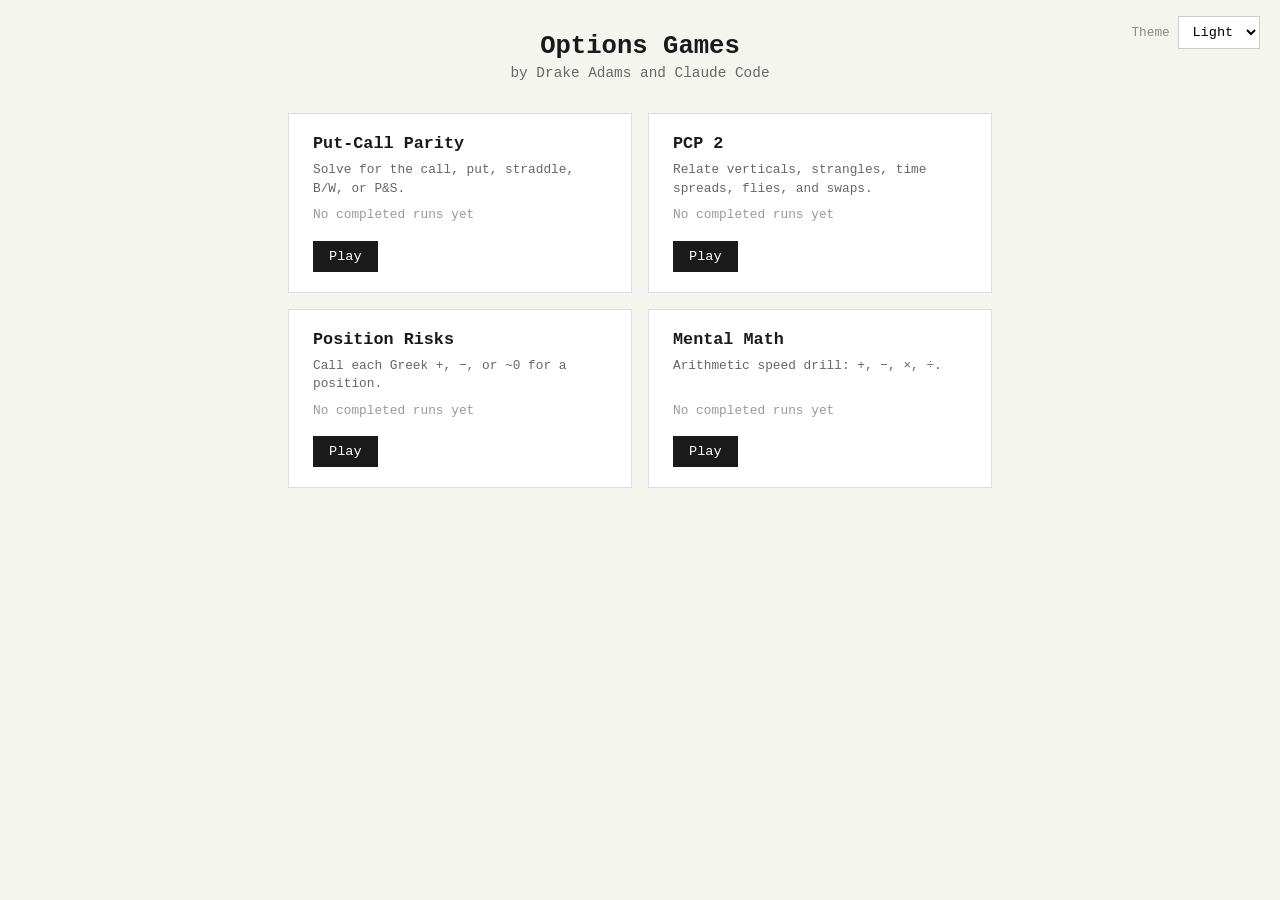
<file: index.html>
<!DOCTYPE html>
<html lang="en">
<head>
  <meta charset="UTF-8">
  <meta name="viewport" content="width=device-width, initial-scale=1.0">
  <title>Options Games</title>
  <link rel="stylesheet" href="style.css">
</head>
<body class="hub-page">
  <script src="theme.js"></script>
  <div class="hub-theme">
    <label for="theme-select">Theme</label>
    <select id="theme-select" class="duration-select">
      <option value="light">Light</option>
      <option value="dark">Dark</option>
    </select>
  </div>

  <header class="hub-header">
    <h1>Options Games</h1>
    <p class="subtitle">by Drake Adams and Claude Code</p>
  </header>

  <!-- data-game is the game's past-results id; data-labs lists its Lab ids,
       each optionally followed by ":" and a label shown beside its problem area. -->
  <main class="hub-grid">
    <section class="hub-card" data-game="parity" data-labs="parity">
      <h2>Put-Call Parity</h2>
      <p class="hub-desc">Solve for the call, put, straddle, B/W, or P&amp;S.</p>
      <p class="hub-stat" data-hub-best></p>
      <p class="hub-stat hub-weak hidden" data-hub-weak></p>
      <a href="games/parity.html" class="btn">Play</a>
    </section>

    <section class="hub-card" data-game="pcp-2" data-labs="pcp2-medium:Medium,pcp2-hard:Hard">
      <h2>PCP 2</h2>
      <p class="hub-desc">Relate verticals, strangles, time spreads, flies, and swaps.</p>
      <p class="hub-stat" data-hub-best></p>
      <p class="hub-stat hub-weak hidden" data-hub-weak></p>
      <a href="games/pcp2.html" class="btn">Play</a>
    </section>

    <section class="hub-card" data-game="position-risks" data-labs="greeks">
      <h2>Position Risks</h2>
      <p class="hub-desc">Call each Greek +, −, or ~0 for a position.</p>
      <p class="hub-stat" data-hub-best></p>
      <p class="hub-stat hub-weak hidden" data-hub-weak></p>
      <a href="games/greeks.html" class="btn">Play</a>
    </section>

    <section class="hub-card" data-game="arithmetic" data-labs="arithmetic">
      <h2>Mental Math</h2>
      <p class="hub-desc">Arithmetic speed drill: +, −, ×, ÷.</p>
      <p class="hub-stat" data-hub-best></p>
      <p class="hub-stat hub-weak hidden" data-hub-weak></p>
      <a href="games/arithmetic.html" class="btn">Play</a>
    </section>
  </main>

  <script src="hub.js"></script>
</body>
</html>
</file>
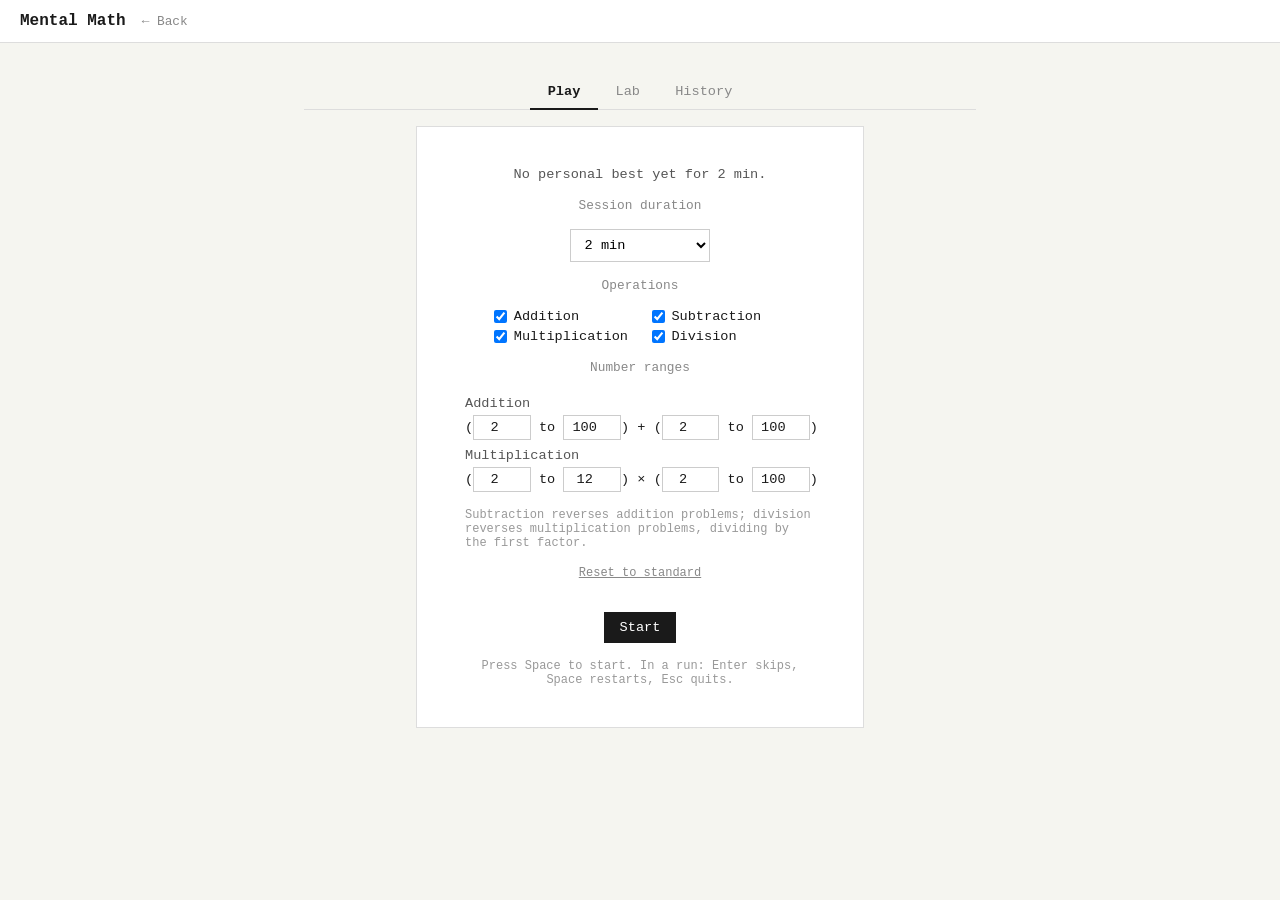
<file: games/arithmetic.html>
<!DOCTYPE html>
<html lang="en">
<head>
  <meta charset="UTF-8">
  <meta name="viewport" content="width=device-width, initial-scale=1.0">
  <title>Mental Math</title>
  <link rel="stylesheet" href="../style.css">
  <link rel="stylesheet" href="stats.css">
  <link rel="stylesheet" href="arithmetic.css">
</head>
<body class="game-page" data-stats-game="arithmetic">
  <script src="../theme.js"></script>

  <!-- Always-visible top bar -->
  <div class="top-bar">
    <div class="top-bar-left">
      <span class="top-bar-title">Mental Math</span>
      <a href="../index.html" class="back-link">← Back</a>
    </div>
    <div id="top-bar-right" class="top-bar-right hidden">
      <span class="score-display">Score: <span id="score-value">0</span></span>
    </div>
  </div>

  <!-- Timer bar (only visible during game) -->
  <div id="timer-wrap" class="timer-bar-wrap hidden">
    <div id="timer-bar" class="timer-bar" style="width:100%"></div>
  </div>
  <div id="timer-label" class="timer-label hidden"></div>

  <!-- Setup screen -->
  <div id="setup-screen" class="setup-overlay">
    <div class="setup-box arith-setup">
      <p id="best-note" class="best-note"></p>

      <label class="setup-label" for="duration-select">Session duration</label>
      <select id="duration-select" class="duration-select">
        <option value="60">1 min</option>
        <option value="120" selected>2 min</option>
        <option value="300">5 min</option>
        <option value="600">10 min</option>
        <option value="900">15 min</option>
        <option value="1800">30 min</option>
        <option value="3600">60 min</option>
      </select>

      <span class="setup-label">Operations</span>
      <div class="setup-checklist">
        <label><input type="checkbox" class="op-check" value="add" checked> Addition</label>
        <label><input type="checkbox" class="op-check" value="sub" checked> Subtraction</label>
        <label><input type="checkbox" class="op-check" value="mul" checked> Multiplication</label>
        <label><input type="checkbox" class="op-check" value="div" checked> Division</label>
      </div>

      <span class="setup-label">Number ranges</span>
      <div class="range-grid">
        <span class="range-name">Addition</span>
        <span class="range-inputs">
          (<input type="number" class="range-input" id="add-left-min" min="1" max="9999" aria-label="Addition first number minimum">
          to <input type="number" class="range-input" id="add-left-max" min="1" max="9999" aria-label="Addition first number maximum">)
          +
          (<input type="number" class="range-input" id="add-right-min" min="1" max="9999" aria-label="Addition second number minimum">
          to <input type="number" class="range-input" id="add-right-max" min="1" max="9999" aria-label="Addition second number maximum">)
        </span>
        <span class="range-name">Multiplication</span>
        <span class="range-inputs">
          (<input type="number" class="range-input" id="mul-left-min" min="1" max="9999" aria-label="Multiplication first factor minimum">
          to <input type="number" class="range-input" id="mul-left-max" min="1" max="9999" aria-label="Multiplication first factor maximum">)
          ×
          (<input type="number" class="range-input" id="mul-right-min" min="1" max="9999" aria-label="Multiplication second factor minimum">
          to <input type="number" class="range-input" id="mul-right-max" min="1" max="9999" aria-label="Multiplication second factor maximum">)
        </span>
      </div>
      <p class="setup-note">Subtraction reverses addition problems; division reverses multiplication problems, dividing by the first factor.</p>

      <div class="setup-row">
        <button type="button" id="reset-btn" class="select-all-btn">Reset to standard</button>
      </div>

      <p id="setup-error" class="setup-error" role="alert"></p>
      <button id="start-btn" class="btn">Start</button>
      <p class="setup-note setup-hint">Press Space to start. In a run: Enter skips, Space restarts, Esc quits.</p>
    </div>

    <section class="lab-panel" aria-labelledby="lab-title">
      <div class="stats-heading-row">
        <div>
          <h2 id="lab-title" class="stats-title">Lab</h2>
          <p class="stats-subtitle">Last 200 questions per operation · problem area = most time per correct answer</p>
        </div>
        <button type="button" id="lab-clear-btn" class="stats-delete-all">Clear Lab</button>
      </div>
      <table class="lab-table">
        <thead>
          <tr><th scope="col">Operation</th><th scope="col">Questions</th><th scope="col">Accuracy</th><th scope="col">Avg time</th><th scope="col"><span class="visually-hidden">Practice</span></th></tr>
        </thead>
        <tbody id="lab-body"></tbody>
      </table>
      <p class="stats-subtitle">Target practice drills one operation at its configured range and isn't saved to past results.</p>
    </section>
  </div>

  <!-- Game screen -->
  <div id="game-screen" class="game-center hidden">
    <div class="arith-card">
      <p id="practice-tag" class="practice-tag hidden"></p>
      <div id="problem" class="arith-problem" aria-live="polite"></div>
      <input
        id="answer-input"
        class="arith-input"
        type="text"
        inputmode="numeric"
        autocomplete="off"
        spellcheck="false"
        aria-label="Answer"
      >
      <div id="numpad" class="numpad hidden" aria-label="Number pad">
        <button type="button" class="numpad-key" data-key="1">1</button>
        <button type="button" class="numpad-key" data-key="2">2</button>
        <button type="button" class="numpad-key" data-key="3">3</button>
        <button type="button" class="numpad-key" data-key="4">4</button>
        <button type="button" class="numpad-key" data-key="5">5</button>
        <button type="button" class="numpad-key" data-key="6">6</button>
        <button type="button" class="numpad-key" data-key="7">7</button>
        <button type="button" class="numpad-key" data-key="8">8</button>
        <button type="button" class="numpad-key" data-key="9">9</button>
        <button type="button" class="numpad-key" data-key="back" aria-label="Delete">⌫</button>
        <button type="button" class="numpad-key" data-key="0">0</button>
        <button type="button" class="numpad-key" data-key="skip">Skip</button>
      </div>
      <p class="arith-hint">Enter skips · Space restarts · Esc quits</p>
    </div>
  </div>

  <!-- End screen -->
  <div id="end-screen" class="game-center hidden">
    <div class="end-box arith-end">
      <h2 id="end-title">Time's up</h2>
      <div class="final-score">
        <span id="final-score">0</span>
        <span class="label">correct answers</span>
      </div>
      <p id="best-message" class="best-message"></p>
      <div class="end-stats">
        <div class="end-stat"><span class="end-stat-label">Accuracy</span><span id="end-accuracy" class="end-stat-value">—</span></div>
        <div class="end-stat"><span class="end-stat-label">Speed</span><span id="end-qpm" class="end-stat-value">0</span></div>
        <div class="end-stat"><span class="end-stat-label">Skips</span><span id="end-skips" class="end-stat-value">0</span></div>
      </div>
      <figure class="run-chart-figure">
        <figcaption class="run-chart-caption">Seconds per question · select a point for details</figcaption>
        <svg id="run-chart" class="run-chart" viewBox="0 0 520 200" role="img" aria-label="Seconds spent on each question"></svg>
        <div class="run-legend">
          <span><i class="legend-dot dot-correct"></i>Correct</span>
          <span><i class="legend-dot dot-retry"></i>Correct after a wrong entry</span>
          <span><i class="legend-dot dot-skip"></i>Skipped</span>
        </div>
      </figure>
      <p id="run-detail" class="run-detail" aria-live="polite"></p>
      <div class="end-buttons">
        <button id="play-again-btn" class="btn">Play again</button>
        <button id="menu-btn" class="btn btn-secondary">Menu</button>
      </div>
    </div>
  </div>

  <script src="../js/arithmetic-core.js"></script>
  <script src="arithmetic.js"></script>
  <script src="stats.js"></script>
  <script src="tabs.js"></script>
</body>
</html>
</file>
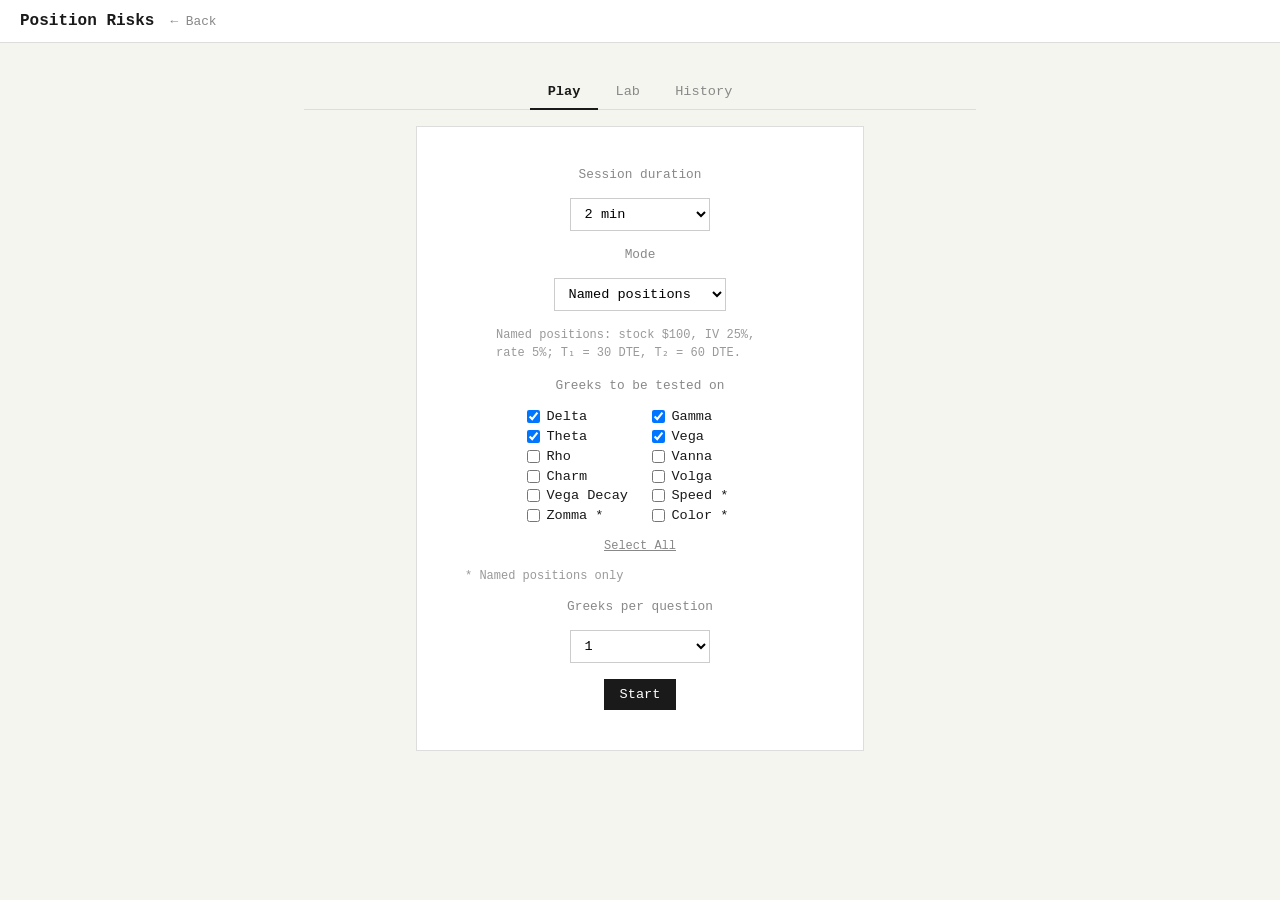
<file: games/greeks.html>
<!DOCTYPE html>
<html lang="en">
<head>
  <meta charset="UTF-8">
  <meta name="viewport" content="width=device-width, initial-scale=1.0">
  <title>Position Risks</title>
  <link rel="stylesheet" href="../style.css">
  <link rel="stylesheet" href="stats.css">
</head>
<body class="game-page" data-stats-game="position-risks">
  <script src="../theme.js"></script>

  <div class="top-bar">
    <div class="top-bar-left">
      <span class="top-bar-title">Position Risks</span>
      <a href="../index.html" class="back-link">← Back</a>
    </div>
    <div id="top-bar-right" class="top-bar-right hidden">
      <span class="score-display">Score: <span id="score-value">0</span></span>
    </div>
  </div>

  <div id="timer-wrap" class="timer-bar-wrap hidden">
    <div id="timer-bar" class="timer-bar" style="width:100%"></div>
  </div>
  <div id="timer-label" class="timer-label hidden"></div>

  <!-- Setup screen -->
  <div id="setup-screen" class="setup-overlay">
    <div class="setup-box">

      <label class="setup-label">Session duration</label>
      <select id="duration-select" class="duration-select">
        <option value="60">1 min</option>
        <option value="120" selected>2 min</option>
        <option value="300">5 min</option>
        <option value="600">10 min</option>
        <option value="900">15 min</option>
        <option value="1800">30 min</option>
        <option value="3600">60 min</option>
      </select>

      <label class="setup-label">Mode</label>
      <select id="mode-select" class="duration-select mode-select">
        <option value="named" selected>Named positions</option>
        <option value="custom">Random positions</option>
        <option value="both">Both</option>
      </select>

      <div id="random-position-settings" class="random-position-settings hidden">
        <label class="setup-label" for="max-options-select">Maximum options</label>
        <select id="max-options-select" class="duration-select" aria-describedby="max-options-note">
          <option value="1">1</option>
          <option value="2">2</option>
          <option value="3">3</option>
          <option value="4" selected>4</option>
          <option value="5">5</option>
          <option value="6">6</option>
          <option value="7">7</option>
          <option value="8">8</option>
          <option value="9">9</option>
          <option value="10">10</option>
        </select>
        <p id="max-options-note" class="setup-note">Equal chance of 1 through the maximum. Stock doesn't count toward this limit.</p>
      </div>

      <p id="named-position-note" class="setup-note">Named positions: stock $100, IV 25%, rate 5%; T₁ = 30 DTE, T₂ = 60 DTE.</p>

      <label class="setup-label">Greeks to be tested on</label>
      <div class="setup-checklist">
        <label><input type="checkbox" class="greek-check" value="delta"     checked> Delta</label>
        <label><input type="checkbox" class="greek-check" value="gamma"     checked> Gamma</label>
        <label><input type="checkbox" class="greek-check" value="theta"     checked> Theta</label>
        <label><input type="checkbox" class="greek-check" value="vega"      checked> Vega</label>
        <label><input type="checkbox" class="greek-check" value="rho"            > Rho</label>
        <label><input type="checkbox" class="greek-check" value="vanna"          > Vanna</label>
        <label><input type="checkbox" class="greek-check" value="charm"          > Charm</label>
        <label><input type="checkbox" class="greek-check" value="volga"          > Volga</label>
        <label><input type="checkbox" class="greek-check" value="vegaDecay"      > Vega Decay</label>
        <label><input type="checkbox" class="greek-check" value="speed" data-named-only> Speed *</label>
        <label><input type="checkbox" class="greek-check" value="zomma" data-named-only> Zomma *</label>
        <label><input type="checkbox" class="greek-check" value="color" data-named-only> Color *</label>
      </div>
      <button id="select-all-btn" class="select-all-btn">Select All</button>
      <p class="setup-note">* Named positions only</p>

      <label class="setup-label">Greeks per question</label>
      <select id="batch-select" class="duration-select"></select>

      <button id="start-btn" class="btn">Start</button>
    </div>
  </div>

  <!-- Game screen -->
  <div id="game-screen" class="game-center hidden">
    <div class="round-card">
      <p id="practice-tag" class="practice-tag hidden"></p>
      <div id="position-display"></div>

      <div class="greek-question-header">What is the sign of...?</div>
      <div id="greek-items-area"></div>

      <button id="submit-btn" class="btn" disabled>Submit</button>
      <div id="feedback" class="feedback"></div>
    </div>
  </div>

  <!-- End screen -->
  <div id="end-screen" class="game-center hidden">
    <div class="end-box">
      <h2 id="end-title">Time's up</h2>
      <div class="final-score">
        <span id="final-score">0</span>
        <span class="label">correct answers</span>
      </div>
      <p id="last-answer" class="missed-answer"></p>
      <button id="play-again-btn" class="btn">Play again</button>
    </div>
  </div>

  <script src="../js/position-structures.js"></script>
  <script src="../js/lab-core.js"></script>
  <script src="lab.js"></script>
  <script src="../js/greeks.js"></script>
  <script src="stats.js"></script>
  <script src="tabs.js"></script>
</body>
</html>
</file>
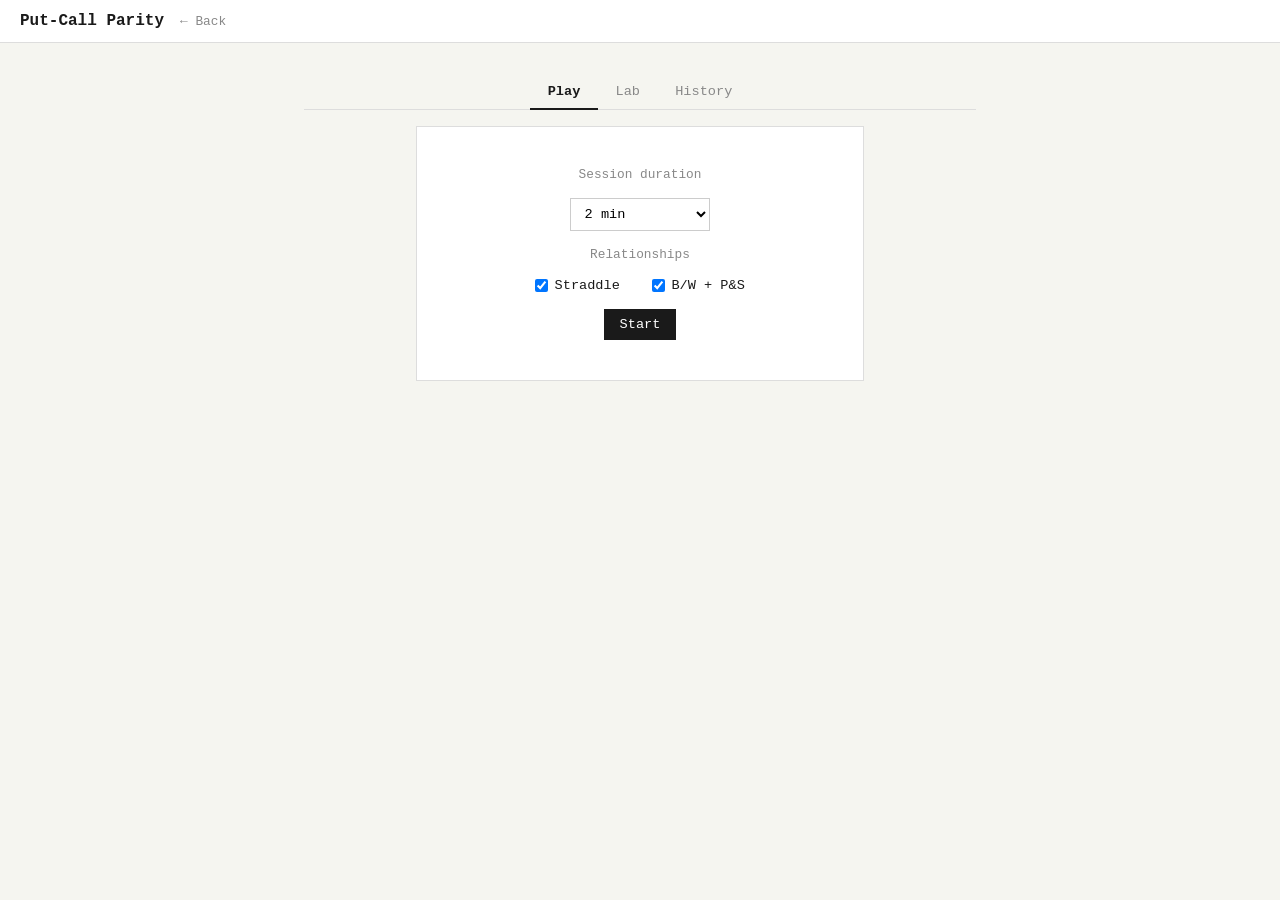
<file: games/parity.html>
<!DOCTYPE html>
<html lang="en">
<head>
  <meta charset="UTF-8">
  <meta name="viewport" content="width=device-width, initial-scale=1.0">
  <title>Put-Call Parity</title>
  <link rel="stylesheet" href="../style.css">
  <link rel="stylesheet" href="stats.css">
</head>
<body class="game-page" data-stats-game="parity">
  <script src="../theme.js"></script>

  <!-- Always-visible top bar -->
  <div class="top-bar">
    <div class="top-bar-left">
      <span class="top-bar-title">Put-Call Parity</span>
      <a href="../index.html" class="back-link">← Back</a>
    </div>
    <div id="top-bar-right" class="top-bar-right hidden">
      <span class="score-display">Score: <span id="score-value">0</span></span>
    </div>
  </div>

  <!-- Timer bar (only visible during game) -->
  <div id="timer-wrap" class="timer-bar-wrap hidden">
    <div id="timer-bar" class="timer-bar" style="width:100%"></div>
  </div>
  <div id="timer-label" class="timer-label hidden"></div>

  <!-- Setup screen -->
  <div id="setup-screen" class="setup-overlay">
    <div class="setup-box">
      <label class="setup-label">Session duration</label>
      <select id="duration-select" class="duration-select">
        <option value="60">1 min</option>
        <option value="120" selected>2 min</option>
        <option value="300">5 min</option>
        <option value="600">10 min</option>
        <option value="900">15 min</option>
        <option value="1800">30 min</option>
        <option value="3600">60 min</option>
      </select>

      <label class="setup-label">Relationships</label>
      <div class="setup-checklist">
        <label>
          <input id="straddle-check" type="checkbox" checked>
          Straddle
        </label>
        <label>
          <input id="covered-check" type="checkbox" checked>
          B/W + P&amp;S
        </label>
      </div>

      <button id="start-btn" class="btn">Start</button>
    </div>
  </div>

  <!-- Game screen -->
  <div id="game-screen" class="game-center hidden">
    <div class="round-card">
      <p id="practice-tag" class="practice-tag hidden"></p>
      <table class="price-table">
        <tbody id="price-table-body"></tbody>
      </table>

      <div class="answer-row">
        <input
          id="answer-input"
          class="answer-input"
          type="number"
          step="0.01"
          placeholder="$0.00"
          autocomplete="off"
        >
        <button id="submit-btn" class="btn">Submit</button>
      </div>

      <div id="feedback" class="feedback"></div>
    </div>
  </div>

  <!-- End screen -->
  <div id="end-screen" class="game-center hidden">
    <div class="end-box">
      <h2 id="end-title">Time's up</h2>
      <div class="final-score">
        <span id="final-score">0</span>
        <span class="label">correct answers</span>
      </div>
      <p id="missed-answer" class="missed-answer"></p>
      <button id="play-again-btn" class="btn">Play again</button>
    </div>
  </div>

  <script src="../js/lab-core.js"></script>
  <script src="lab.js"></script>
  <script src="parity.js"></script>
  <script src="stats.js"></script>
  <script src="tabs.js"></script>
</body>
</html>
</file>
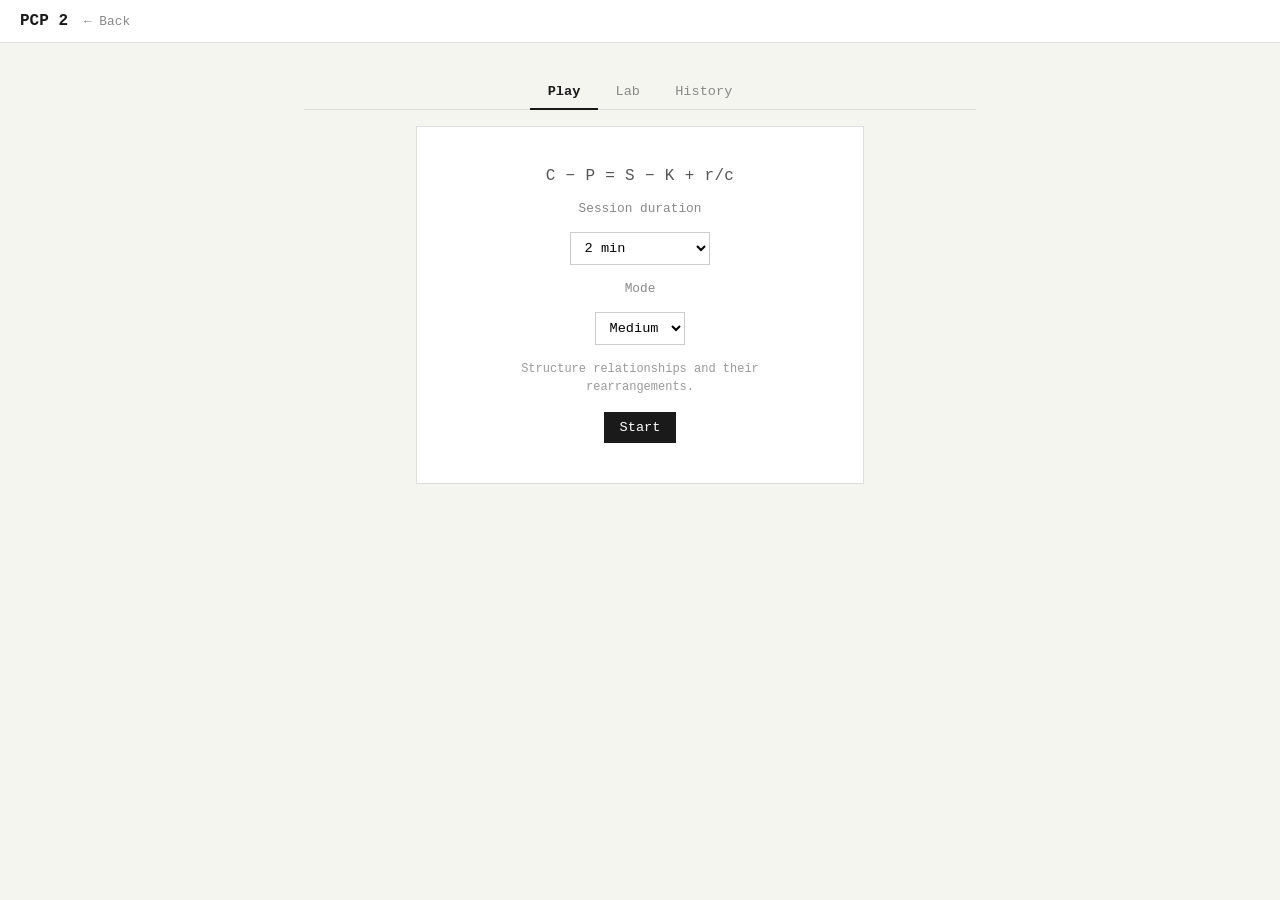
<file: games/pcp2.html>
<!DOCTYPE html>
<html lang="en">
<head>
  <meta charset="UTF-8">
  <meta name="viewport" content="width=device-width, initial-scale=1.0">
  <title>PCP 2</title>
  <link rel="stylesheet" href="../style.css">
  <link rel="stylesheet" href="stats.css">
  <link rel="stylesheet" href="pcp2.css">
</head>
<body class="game-page" data-stats-game="pcp-2">
  <script src="../theme.js"></script>

  <div class="top-bar">
    <div class="top-bar-left">
      <span class="top-bar-title">PCP 2</span>
      <a href="../index.html" class="back-link">← Back</a>
    </div>
    <div id="top-bar-right" class="top-bar-right hidden">
      <span id="mode-display" class="mode-display">Medium</span>
      <span aria-hidden="true">·</span>
      <span class="score-display">Score: <span id="score-value">0</span></span>
    </div>
  </div>

  <div id="timer-wrap" class="timer-bar-wrap hidden">
    <div id="timer-bar" class="timer-bar" style="width:100%"></div>
  </div>
  <div id="timer-label" class="timer-label hidden"></div>

  <div id="setup-screen" class="setup-overlay">
    <div class="setup-box pcp2-setup-box">
      <p class="setup-identity">C − P = S − K + r/c</p>

      <label class="setup-label" for="duration-select">Session duration</label>
      <select id="duration-select" class="duration-select">
        <option value="60">1 min</option>
        <option value="120" selected>2 min</option>
        <option value="300">5 min</option>
        <option value="600">10 min</option>
        <option value="900">15 min</option>
        <option value="1800">30 min</option>
        <option value="3600">60 min</option>
      </select>

      <label class="setup-label" for="mode-select">Mode</label>
      <select id="mode-select" class="duration-select mode-select">
        <option value="medium" selected>Medium</option>
        <option value="hard">Hard</option>
      </select>

      <p id="mode-note" class="setup-note pcp2-mode-note">
        Structure relationships and their rearrangements.
      </p>

      <button id="start-btn" class="btn">Start</button>
    </div>
  </div>

  <div id="game-screen" class="game-center hidden">
    <div class="round-card pcp2-card">
      <p id="practice-tag" class="practice-tag hidden"></p>
      <div id="contract-info" class="pcp2-contracts"></div>

      <table class="price-table pcp2-price-table">
        <tbody id="price-table-body"></tbody>
      </table>

      <div class="answer-row">
        <input
          id="answer-input"
          class="answer-input"
          type="number"
          step="0.01"
          placeholder="$0.00"
          autocomplete="off"
          inputmode="decimal"
          aria-label="Answer"
          aria-describedby="feedback"
        >
        <button id="submit-btn" class="btn">Submit</button>
      </div>

      <div id="feedback" class="feedback" aria-live="polite"></div>

    </div>
  </div>

  <div id="end-screen" class="game-center hidden">
    <div class="end-box">
      <h2 id="end-title">Time's up</h2>
      <div class="final-score">
        <span id="final-score">0</span>
        <span class="label">correct answers</span>
      </div>
      <p id="missed-answer" class="missed-answer"></p>
      <button id="play-again-btn" class="btn">Play again</button>
    </div>
  </div>

  <script src="pcp2-medium.js"></script>
  <script src="pcp2-hard.js"></script>
  <script src="pcp2-bank.js"></script>
  <script src="../js/lab-core.js"></script>
  <script src="lab.js"></script>
  <script src="pcp2.js"></script>
  <script src="stats.js"></script>
  <script src="tabs.js"></script>
</body>
</html>
</file>
<file: style.css>
*, *::before, *::after {
  box-sizing: border-box;
  margin: 0;
  padding: 0;
}

body {
  font-family: 'Courier New', Courier, monospace;
  background: #f5f5f0;
  color: #1a1a1a;
  min-height: 100vh;
  padding: 2rem;
}

h1 {
  font-size: 1.6rem;
  font-weight: bold;
  margin-bottom: 0.25rem;
}

.subtitle {
  color: #666;
  font-size: 0.9rem;
  margin-bottom: 2rem;
}

.btn {
  display: inline-block;
  padding: 0.5rem 1rem;
  background: #1a1a1a;
  color: #fff;
  text-decoration: none;
  font-family: inherit;
  font-size: 0.85rem;
  cursor: pointer;
  border: none;
  width: fit-content;
}

.btn:hover { background: #333; }

/* ── Hub page ───────────────────────────────────────────── */

body.hub-page {
  display: flex;
  flex-direction: column;
  align-items: center;
}

.hub-header { text-align: center; }

.hub-grid {
  display: grid;
  grid-template-columns: repeat(2, minmax(0, 1fr));
  gap: 1rem;
  width: min(100%, 44rem);
}

.hub-card {
  background: #fff;
  border: 1px solid #ddd;
  padding: 1.25rem 1.5rem;
  display: flex;
  flex-direction: column;
  gap: 0.5rem;
}

.hub-card h2 {
  font-size: 1.05rem;
  font-weight: bold;
}

.hub-desc {
  font-size: 0.8rem;
  color: #666;
  line-height: 1.45;
  flex: 1;
}

.hub-stat {
  font-size: 0.8rem;
  line-height: 1.45;
}

.hub-stat.hub-empty { color: #999; }
.hub-weak { color: #8a5a00; }
.hub-card .btn { margin-top: 0.5rem; }

.hub-theme {
  position: absolute;
  top: 1rem;
  right: 1.25rem;
  display: flex;
  align-items: center;
  gap: 0.5rem;
  font-size: 0.8rem;
  color: #888;
}

.hub-theme .duration-select { width: auto; }

@media (max-width: 560px) {
  body.hub-page { padding: 1.25rem 1rem; }
  .hub-grid { grid-template-columns: minmax(0, 1fr); }
}

/* ── Game page shell ────────────────────────────────────── */

body.game-page {
  padding: 0;
  display: flex;
  flex-direction: column;
  height: 100vh;
  overflow: hidden;
}

/* Top bar */
.top-bar {
  display: flex;
  align-items: center;
  justify-content: space-between;
  padding: 0.75rem 1.25rem;
  border-bottom: 1px solid #ddd;
  background: #fff;
  flex-shrink: 0;
}

.top-bar-left {
  display: flex;
  align-items: baseline;
  gap: 1rem;
}

.top-bar-title {
  font-size: 1rem;
  font-weight: bold;
}

.back-link {
  font-size: 0.8rem;
  color: #888;
  text-decoration: none;
}

.back-link:hover { color: #333; }

.top-bar-right {
  font-size: 1.05rem;
}

.score-display span {
  font-weight: bold;
}

/* Timer */
.timer-bar-wrap {
  background: #e0e0e0;
  height: 5px;
  width: 100%;
  flex-shrink: 0;
}

.timer-bar {
  height: 100%;
  background: #1a1a1a;
  transition: width 1s linear;
}

.timer-bar.warning { background: #c0392b; }

.timer-label {
  font-size: 1rem;
  color: #1a1a1a;
  padding: 0.25rem 1.25rem;
  flex-shrink: 0;
}

/* ── Setup overlay (distinct from game) ─────────────────── */

.setup-overlay {
  flex: 1;
  display: flex;
  align-items: flex-start;
  justify-content: center;
  overflow-y: auto;
  padding: 1.5rem 1rem;
}

.setup-box {
  background: #fff;
  border: 1px solid #ddd;
  padding: 2rem 2.5rem;
  display: flex;
  flex-direction: column;
  align-items: center;
  gap: 1rem;
  min-width: 240px;
  text-align: center;
}

.setup-box h2 {
  font-size: 1.1rem;
  font-weight: bold;
}

.setup-identity {
  font-size: 1rem;
  color: #555;
  letter-spacing: 0.02em;
}

.setup-label {
  font-size: 0.8rem;
  color: #888;
}

.duration-select {
  font-family: inherit;
  font-size: 0.85rem;
  padding: 0.45rem 0.6rem;
  border: 1px solid #ccc;
  background: #fff;
  cursor: pointer;
  width: 140px;
}

.duration-select:focus {
  outline: none;
  border-color: #1a1a1a;
}

.mode-select {
  width: auto;
}

.random-position-settings {
  display: flex;
  flex-direction: column;
  align-items: center;
  gap: 1rem;
  max-width: 18rem;
}

#named-position-note {
  max-width: 18rem;
  line-height: 1.45;
}

/* ── Game center (round card & end screen) ──────────────── */

.game-center {
  flex: 1;
  display: flex;
  align-items: flex-start;
  justify-content: center;
  overflow-y: auto;
  padding: 1.5rem 1rem;
}

.round-card {
  background: #fff;
  border: 1px solid #ddd;
  padding: 1.5rem;
  width: 340px;
}

.price-table {
  width: 100%;
  border-collapse: collapse;
  margin-bottom: 1.25rem;
}

.price-table tr {
  border-bottom: 1px solid #eee;
}

.price-table tr:last-child {
  border-bottom: none;
}

.price-table td {
  padding: 0.4rem 0;
  font-size: 0.9rem;
}

.price-table td:first-child {
  color: #555;
  width: 55%;
}

.price-table td.unknown {
  font-weight: bold;
  color: #1a1a1a;
}

.price-table td.unknown-label {
  font-weight: bold;
}

/* Answer row */
.answer-row {
  display: flex;
  gap: 0.5rem;
  align-items: center;
}

.answer-input {
  font-family: inherit;
  font-size: 0.95rem;
  padding: 0.45rem 0.6rem;
  border: 1px solid #ccc;
  width: 120px;
}

.answer-input:focus {
  outline: none;
  border-color: #1a1a1a;
}

/* Feedback */
.feedback {
  font-size: 0.85rem;
  margin-top: 0.75rem;
  min-height: 1.2em;
}

.feedback.correct { color: #27ae60; }
.feedback.wrong { color: #c0392b; }

/* End box */
.end-box {
  display: flex;
  flex-direction: column;
  align-items: center;
  gap: 0.5rem;
  text-align: center;
}

.end-box h2 {
  font-size: 1.1rem;
}

.final-score {
  font-size: 3rem;
  font-weight: bold;
  margin: 0.5rem 0;
}

.final-score .label {
  font-size: 0.85rem;
  font-weight: normal;
  color: #666;
  display: block;
}

.missed-answer {
  font-size: 0.8rem;
  color: #555;
  margin-bottom: 1rem;
  max-width: 300px;
}

/* ── Greeks game ────────────────────────────────────────── */

.select-all-btn {
  font-family: inherit;
  font-size: 0.75rem;
  color: #888;
  background: none;
  border: none;
  cursor: pointer;
  padding: 0;
  text-decoration: underline;
}

.select-all-btn:hover { color: #1a1a1a; }

.setup-checklist {
  display: grid;
  grid-template-columns: 1fr 1fr;
  gap: 0.3rem 1.5rem;
  font-size: 0.85rem;
  text-align: left;
}

.setup-checklist label {
  display: flex;
  align-items: center;
  gap: 0.4rem;
  cursor: pointer;
}

.setup-checklist label.disabled-label {
  opacity: 0.35;
  cursor: not-allowed;
}

.setup-note {
  font-size: 0.75rem;
  color: #999;
  text-align: left;
  width: 100%;
}

.position-name {
  font-size: 1.1rem;
  font-weight: bold;
  margin-bottom: 0.3rem;
}

.position-moneyness {
  font-size: 0.8rem;
  color: #666;
  margin-bottom: 1.25rem;
}

.position-params {
  font-size: 0.85rem;
  color: #555;
  margin-bottom: 0.5rem;
}

.position-legs-list {
  list-style: none;
  font-size: 0.82rem;
  color: #444;
  margin-bottom: 1.25rem;
  line-height: 1.7;
}

.position-legs-list li::before {
  content: '• ';
}

.greek-question-header {
  font-size: 0.88rem;
  color: #555;
  margin-bottom: 0.6rem;
}

.greek-items-area {
  margin-bottom: 1.25rem;
}

.greek-item-row {
  display: flex;
  flex-direction: column;
  padding: 0.5rem 0;
  border-bottom: 1px solid #eee;
}

.greek-item-row:last-child { border-bottom: none; }

.greek-item-label {
  font-size: 0.88rem;
  color: #555;
  margin-bottom: 0.6rem;
}

.greek-item-row.item-correct .greek-item-label { color: #27ae60; }

.sign-btn-group {
  display: flex;
  gap: 0.4rem;
}

.sign-btn {
  width: 48px;
  padding: 0.4rem 0;
  background: #fff;
  border: 1px solid #ccc;
  font-family: inherit;
  font-size: 1rem;
  cursor: pointer;
  text-align: center;
}

.sign-btn:hover { border-color: #1a1a1a; }

.sign-btn.selected {
  background: #1a1a1a;
  color: #fff;
  border-color: #1a1a1a;
}

.hidden { display: none !important; }

/* ── Dark theme (body.theme-dark, set by theme.js) ─────── */

body.theme-dark {
  background: #1e1f22;
  color: #e6e6e3;
}

body.theme-dark .top-bar,
body.theme-dark .setup-box,
body.theme-dark .round-card,
body.theme-dark .hub-card,
body.theme-dark .duration-select,
body.theme-dark .answer-input,
body.theme-dark .sign-btn {
  background: #2a2b2f;
  border-color: #3d3e43;
  color: #e6e6e3;
}

body.theme-dark .btn { background: #e6e6e3; color: #1a1a1a; }
body.theme-dark .btn:hover { background: #fff; }
body.theme-dark .duration-select:focus,
body.theme-dark .answer-input:focus,
body.theme-dark .sign-btn:hover { border-color: #e6e6e3; }
body.theme-dark .sign-btn.selected { background: #e6e6e3; color: #1a1a1a; border-color: #e6e6e3; }

body.theme-dark .timer-bar-wrap { background: #3a3b40; }
body.theme-dark .timer-bar { background: #e6e6e3; }
body.theme-dark .timer-bar.warning { background: #e06c5b; }
body.theme-dark .timer-label { color: #e6e6e3; }

body.theme-dark .subtitle,
body.theme-dark .hub-desc,
body.theme-dark .setup-identity,
body.theme-dark .final-score .label,
body.theme-dark .missed-answer,
body.theme-dark .price-table td:first-child,
body.theme-dark .position-moneyness,
body.theme-dark .position-params,
body.theme-dark .position-legs-list,
body.theme-dark .greek-question-header,
body.theme-dark .greek-item-label { color: #c9c9c5; }

body.theme-dark .hub-theme,
body.theme-dark .setup-label,
body.theme-dark .setup-note,
body.theme-dark .back-link,
body.theme-dark .select-all-btn,
body.theme-dark .hub-stat.hub-empty { color: #8f8f8b; }

body.theme-dark .back-link:hover,
body.theme-dark .select-all-btn:hover { color: #fff; }
body.theme-dark .price-table td.unknown { color: #e6e6e3; }
body.theme-dark .price-table tr,
body.theme-dark .greek-item-row { border-bottom-color: #3d3e43; }
body.theme-dark .hub-weak { color: #f0b85a; }
body.theme-dark .feedback.correct,
body.theme-dark .greek-item-row.item-correct .greek-item-label { color: #5cc98a; }
body.theme-dark .feedback.wrong { color: #e06c5b; }
</file>
<file: games/stats.css>
.setup-overlay.setup-with-stats {
  align-content: flex-start;
  align-items: center;
  flex-direction: column;
  gap: 1rem;
  flex-wrap: nowrap;
  justify-content: flex-start;
  min-height: 0;
  overflow-y: auto;
  padding: 2rem;
}

.setup-overlay.setup-with-stats > .setup-box {
  flex: 0 0 auto;
  width: min(100%, 28rem);
  min-width: 22rem;
  padding: 2.5rem 3rem;
}

.stats-panel {
  box-sizing: border-box;
  flex: 0 0 auto;
  width: min(100%, 42rem);
  margin: 0;
  padding: 2rem 2.5rem;
  background: #fff;
  border: 1px solid #ddd;
  text-align: left;
}

.stats-heading-row {
  display: flex;
  align-items: center;
  justify-content: space-between;
  gap: 1rem;
}

.stats-title {
  margin: 0;
  font-size: 1rem;
}

.stats-subtitle,
.stats-empty {
  margin: 0.25rem 0 0;
  color: #777;
  font-size: 0.8rem;
}

.stats-list {
  display: grid;
  gap: 0.5rem;
  margin-top: 0.75rem;
}

.stats-chart-figure {
  margin: 0.8rem 0 0;
}

.stats-chart {
  display: block;
  width: 100%;
  height: auto;
  color: #4263eb;
  overflow: visible;
}

.stats-chart-frame {
  fill: transparent;
  stroke: rgba(127, 127, 127, 0.35);
}

.stats-chart-gridline {
  stroke: rgba(127, 127, 127, 0.2);
  stroke-width: 1;
}

.stats-chart-line {
  fill: none;
  stroke: currentColor;
  stroke-linecap: round;
  stroke-linejoin: round;
  stroke-width: 2.5;
}

.stats-chart-point {
  fill: currentColor;
  stroke: white;
  stroke-width: 1.5;
}

.stats-chart-label,
.stats-chart-axis-title,
.stats-chart-empty {
  fill: #777;
  font-family: inherit;
  font-size: 12px;
}

.stats-chart-axis-title {
  font-size: 11px;
}

.stats-chart-caption {
  margin-top: 0.15rem;
  color: #777;
  font-size: 0.72rem;
  text-align: center;
}

.stats-entry {
  padding: 0.7rem 0.8rem;
  border: 1px solid rgba(127, 127, 127, 0.3);
  border-radius: 0.5rem;
}

.stats-entry-details {
  display: grid;
  min-width: 0;
}

.stats-rate {
  font-size: 0.95rem;
}

.stats-summary,
.stats-date {
  color: #777;
  font-size: 0.76rem;
}

.stats-delete-all {
  border: 0;
  background: transparent;
  color: #b54141;
  cursor: pointer;
  font: inherit;
  font-size: 0.78rem;
  text-decoration: underline;
  text-underline-offset: 0.15rem;
}

.stats-delete-all:disabled {
  cursor: default;
  opacity: 0.45;
  text-decoration: none;
}

/* Active-game sizing: larger than the setup UI, without taking over the page. */
#game-screen .round-card {
  width: min(92vw, 42rem);
  margin: auto;
  padding: clamp(2rem, 3vw, 3rem);
}

#game-screen .price-table td {
  padding: 0.7rem 0;
  font-size: clamp(1.1rem, 0.8vw + 0.6rem, 1.35rem);
}

#game-screen .price-table .question-row td {
  font-size: clamp(1.25rem, 0.9vw + 0.65rem, 1.5rem);
  font-weight: bold;
}

#game-screen .answer-input {
  width: 180px;
  padding: 0.7rem 0.85rem;
  font-size: 1.25rem;
}

#game-screen .answer-row .btn,
#game-screen > .round-card > .btn {
  padding: 0.75rem 1.35rem;
  font-size: 1.1rem;
}

#game-screen .feedback {
  font-size: 1.05rem;
}

#game-screen .position-name {
  font-size: 1.5rem;
}

#game-screen .position-legs,
#game-screen .position-legs-list {
  font-size: 1.05rem;
}

#game-screen .position-params,
#game-screen .greek-question-header,
#game-screen .greek-item-label {
  font-size: 1.1rem;
}

#game-screen .sign-btn {
  width: 68px;
  padding: 0.65rem 0;
  font-size: 1.25rem;
}

#end-screen .end-box {
  width: min(92vw, 42rem);
  margin: auto;
  padding: clamp(2.5rem, 4vw, 4rem);
  gap: 1rem;
  background: #fff;
  border: 1px solid #ddd;
}

#end-screen .end-box h2 {
  font-size: clamp(1.5rem, 1vw + 1rem, 2rem);
}

#end-screen .final-score {
  margin: 0.75rem 0;
  font-size: clamp(4rem, 5vw, 5.5rem);
}

#end-screen .final-score .label {
  margin-top: 0.35rem;
  font-size: 1.1rem;
}

#end-screen .missed-answer {
  max-width: 36rem;
  margin-bottom: 1rem;
  font-size: 1.05rem;
  line-height: 1.55;
}

#end-screen .btn {
  padding: 0.8rem 1.5rem;
  font-size: 1.1rem;
}

@media (max-width: 520px) {
  #game-screen .round-card {
    padding: 1.5rem;
  }

  #end-screen .end-box {
    padding: 2rem 1.5rem;
  }
}

@media (max-width: 420px) {
  .setup-overlay.setup-with-stats {
    padding: 1rem;
  }

  .setup-overlay.setup-with-stats > .setup-box,
  .stats-panel {
    width: 100%;
    min-width: 0;
    padding: 1.5rem;
  }

  .stats-entry {
    align-items: flex-start;
  }
}

/* ── Setup tabs: Play · Lab · History ───────────────────── */

.setup-tabs {
  display: flex;
  flex: 0 0 auto;
  justify-content: center;
  width: min(100%, 42rem);
  border-bottom: 1px solid #ddd;
}

.setup-tab {
  font-family: inherit;
  font-size: 0.85rem;
  padding: 0.55rem 1.1rem;
  margin-bottom: -1px;
  background: none;
  border: none;
  border-bottom: 2px solid transparent;
  color: #888;
  cursor: pointer;
}

.setup-tab:hover { color: #1a1a1a; }

.setup-tab[aria-selected="true"] {
  color: #1a1a1a;
  font-weight: bold;
  border-bottom-color: #1a1a1a;
}

.setup-tab:focus-visible {
  outline: 2px solid #4263eb;
  outline-offset: -2px;
}

/* ── Lab (shared by every game's setup screen) ──────────── */

.visually-hidden {
  position: absolute;
  width: 1px;
  height: 1px;
  overflow: hidden;
  clip: rect(0 0 0 0);
  white-space: nowrap;
}

.lab-panel {
  box-sizing: border-box;
  flex: 0 0 auto;
  width: min(100%, 42rem);
  padding: 2rem 2.5rem;
  background: #fff;
  border: 1px solid #ddd;
  text-align: left;
}

.lab-table {
  width: 100%;
  border-collapse: collapse;
  margin: 0.9rem 0 0.6rem;
  font-size: 0.85rem;
}

.lab-table th,
.lab-table td {
  padding: 0.45rem 0.4rem;
  border-bottom: 1px solid #eee;
  text-align: left;
  font-weight: normal;
}

.lab-table thead th {
  color: #888;
  font-size: 0.75rem;
}

.lab-table tbody th { font-weight: bold; }
.lab-table td:last-child { text-align: right; }

.lab-weak th,
.lab-weak td { background: #fff4e0; }

.lab-tag {
  display: inline-block;
  font-size: 0.68rem;
  font-weight: normal;
  color: #8a5a00;
  border: 1px solid #e0b25c;
  padding: 0 0.3rem;
  margin-left: 0.25rem;
  vertical-align: 1px;
}

.lab-practice-btn {
  font-family: inherit;
  font-size: 0.78rem;
  padding: 0.25rem 0.6rem;
  border: 1px solid #1a1a1a;
  background: transparent;
  color: inherit;
  cursor: pointer;
}

.lab-practice-btn:hover {
  background: #1a1a1a;
  color: #fff;
}

/* Options games; Mental Math styles its own tag. */
.round-card .practice-tag {
  font-size: 0.8rem;
  color: #8a5a00;
  margin: 0 0 0.75rem;
}

@media (max-width: 480px) {
  .lab-panel { padding: 1.25rem 1rem; }
  .lab-table { font-size: 0.8rem; }
  .lab-table th,
  .lab-table td { padding: 0.45rem 0.2rem; }
  .lab-table th:nth-child(2),
  .lab-table td:nth-child(2) { display: none; }
  .lab-tag { display: block; width: fit-content; margin: 0.2rem 0 0; }
}

/* ── Dark theme (body.theme-dark, set by theme.js) ─────── */

body.theme-dark .lab-panel,
body.theme-dark .stats-panel,
body.theme-dark #end-screen .end-box {
  background: #2a2b2f;
  border-color: #3d3e43;
  color: #e6e6e3;
}

body.theme-dark .stats-empty,
body.theme-dark .stats-chart-caption,
body.theme-dark .stats-date,
body.theme-dark .lab-table thead th { color: #8f8f8b; }
body.theme-dark .stats-chart-empty { fill: #8f8f8b; }
body.theme-dark .stats-chart { color: #8ea2ff; }
body.theme-dark .stats-chart-point { stroke: #2a2b2f; }
body.theme-dark .stats-delete-all { color: #e58a8a; }

body.theme-dark .lab-table th,
body.theme-dark .lab-table td { border-bottom-color: #3d3e43; }
body.theme-dark .lab-weak th,
body.theme-dark .lab-weak td { background: #3a3122; }
body.theme-dark .lab-tag,
body.theme-dark .practice-tag { color: #f0b85a; border-color: #8a6a2e; }
body.theme-dark .lab-practice-btn { border-color: #e6e6e3; }
body.theme-dark .lab-practice-btn:hover { background: #e6e6e3; color: #1a1a1a; }

body.theme-dark .setup-tabs { border-bottom-color: #3d3e43; }
body.theme-dark .setup-tab { color: #9a9a96; }
body.theme-dark .setup-tab:hover { color: #e6e6e3; }
body.theme-dark .setup-tab[aria-selected="true"] { color: #e6e6e3; border-bottom-color: #e6e6e3; }
</file>
<file: games/arithmetic.css>
/* ── Mental Math ────────────────────────────────────────── */

.btn:disabled {
  opacity: 0.4;
  cursor: not-allowed;
}

.btn-secondary {
  background: #fff;
  color: #1a1a1a;
  border: 1px solid #1a1a1a;
}

.btn-secondary:hover { background: #eee; }

.top-bar-right {
  display: flex;
  align-items: baseline;
  gap: 1rem;
}

.practice-tag {
  font-size: 0.8rem;
  color: #8a5a00;
  margin-bottom: -0.5rem;
}

/* Keyboard shortcuts don't apply when the on-screen pad is in use. */
.numpad:not(.hidden) + .arith-hint { display: none; }

/* Setup */
.best-note {
  font-size: 0.85rem;
  color: #555;
}

.range-grid {
  display: grid;
  grid-template-columns: 1fr;
  gap: 0.2rem;
  font-size: 0.85rem;
  text-align: left;
  width: 100%;
}

.range-name {
  color: #555;
  margin-top: 0.35rem;
}

.range-inputs {
  white-space: nowrap;
}

.range-input {
  font-family: inherit;
  font-size: 0.85rem;
  width: 3.6rem;
  padding: 0.25rem 0.3rem;
  border: 1px solid #ccc;
  background: #fff;
  color: inherit;
  text-align: center;
}

.range-input:focus {
  outline: none;
  border-color: #1a1a1a;
}

.setup-row {
  display: flex;
  align-items: center;
  gap: 0.75rem;
  flex-wrap: wrap;
  justify-content: center;
}

.setup-error {
  min-height: 1.1em;
  font-size: 0.8rem;
  color: #c0392b;
}

.setup-error:empty { min-height: 0; }

.setup-hint { text-align: center; }

/* Game */
.arith-card {
  display: flex;
  flex-direction: column;
  align-items: center;
  gap: 1.25rem;
  margin-top: 12vh;
  width: min(100%, 26rem);
}

.arith-problem {
  font-size: clamp(2.4rem, 9vw, 3.6rem);
  font-weight: bold;
  letter-spacing: 0.02em;
  white-space: nowrap;
}

.arith-input {
  font-family: inherit;
  font-size: 2rem;
  width: 12rem;
  padding: 0.2rem 0.4rem;
  text-align: center;
  border: none;
  border-bottom: 2px solid #1a1a1a;
  background: transparent;
  color: inherit;
}

.arith-input:focus { outline: none; }

.arith-hint {
  font-size: 0.75rem;
  color: #999;
}

.numpad {
  display: grid;
  grid-template-columns: repeat(3, 1fr);
  gap: 0.5rem;
  width: min(100%, 18rem);
}

.numpad-key {
  font-family: inherit;
  font-size: 1.3rem;
  padding: 0.75rem 0;
  border: 1px solid #ccc;
  background: #fff;
  color: inherit;
  touch-action: manipulation;
}

.numpad-key[data-key="skip"],
.numpad-key[data-key="back"] { font-size: 0.95rem; }

/* End screen */
.arith-end {
  width: min(100%, 36rem);
}

.best-message {
  min-height: 1.1em;
  font-size: 0.85rem;
  color: #27ae60;
}

.end-stats {
  display: grid;
  grid-template-columns: repeat(3, 1fr);
  gap: 0.6rem;
  width: 100%;
}

.end-stat {
  display: flex;
  flex-direction: column;
  gap: 0.2rem;
  padding: 0.6rem;
  background: #fff;
  border: 1px solid #ddd;
}

.end-stat-label {
  font-size: 0.7rem;
  color: #888;
  text-transform: uppercase;
  letter-spacing: 0.05em;
}

.end-stat-value {
  font-size: 1.15rem;
  font-weight: bold;
}

.run-chart-figure {
  width: 100%;
  margin-top: 0.75rem;
  padding: 0.75rem;
  background: #fff;
  border: 1px solid #ddd;
}

.run-chart-caption {
  font-size: 0.75rem;
  color: #777;
  text-align: left;
  margin-bottom: 0.4rem;
}

.run-chart {
  display: block;
  width: 100%;
  height: auto;
  overflow: visible;
}

.run-chart-frame {
  fill: transparent;
  stroke: rgba(127, 127, 127, 0.35);
}

.run-chart-gridline {
  stroke: rgba(127, 127, 127, 0.2);
  stroke-width: 1;
}

.run-chart-label {
  fill: #888;
  font-size: 11px;
  font-family: inherit;
}

.run-chart-line {
  fill: none;
  stroke: #4263eb;
  stroke-width: 1.5;
  opacity: 0.55;
}

.run-chart-point {
  cursor: pointer;
  stroke: #fff;
  stroke-width: 1;
}

.run-chart-point:focus { outline: none; }

.run-chart-point.selected,
.run-chart-point:focus-visible {
  stroke: #1a1a1a;
  stroke-width: 2.5;
}

.point-correct, .dot-correct { fill: #4263eb; background: #4263eb; }
.point-retry, .dot-retry { fill: #e08a00; background: #e08a00; }
.point-skip, .dot-skip { fill: #c0392b; background: #c0392b; }

.run-legend {
  display: flex;
  flex-wrap: wrap;
  gap: 0.4rem 1rem;
  justify-content: center;
  margin-top: 0.4rem;
  font-size: 0.72rem;
  color: #777;
}

.legend-dot {
  display: inline-block;
  width: 0.55rem;
  height: 0.55rem;
  border-radius: 50%;
  margin-right: 0.3rem;
}

.run-detail {
  min-height: 1.2em;
  font-size: 0.85rem;
  color: #333;
}

.end-buttons {
  display: flex;
  gap: 0.6rem;
  margin-top: 0.5rem;
}

@media (max-width: 480px) {
  .setup-overlay.setup-with-stats { padding: 1rem; }
  .setup-overlay.setup-with-stats > .setup-box { min-width: 0; padding: 1.5rem 1.25rem; }
  .arith-card { margin-top: 4vh; }
}

/* ── Dark theme ─────────────────────────────────────────── */
/* Shared dark styles live in style.css and stats.css; these are Mental Math's own. */

body.theme-dark .end-stat,
body.theme-dark .run-chart-figure,
body.theme-dark .numpad-key,
body.theme-dark .range-input {
  background: #2a2b2f;
  border-color: #3d3e43;
  color: #e6e6e3;
}

body.theme-dark .btn-secondary { background: transparent; color: #e6e6e3; border-color: #e6e6e3; }
body.theme-dark .btn-secondary:hover { background: #3a3b40; }
body.theme-dark .arith-input { border-bottom-color: #e6e6e3; }
body.theme-dark .best-note,
body.theme-dark .range-name,
body.theme-dark .run-detail { color: #c9c9c5; }
body.theme-dark .run-chart-point { stroke: #2a2b2f; }
body.theme-dark .run-chart-point.selected,
body.theme-dark .run-chart-point:focus-visible { stroke: #fff; }
</file>
<file: games/pcp2.css>
.pcp2-setup-box {
  width: min(100%, 28rem);
}

.pcp2-mode-note {
  max-width: 21rem;
  text-align: center;
  line-height: 1.45;
}

.mode-display {
  color: #666;
}

#game-screen .pcp2-card {
  width: min(94vw, 54rem);
  padding: clamp(1.75rem, 3vw, 2.75rem);
}

.pcp2-contracts {
  display: flex;
  flex-wrap: wrap;
  gap: 0.35rem 0.8rem;
  margin-bottom: 1.35rem;
  color: #555;
  font-size: 0.9rem;
  line-height: 1.45;
}

.pcp2-contracts span:not(:last-child)::after {
  content: ' ·';
  color: #aaa;
}

.pcp2-contracts:empty {
  display: none;
}

#game-screen .pcp2-price-table {
  margin-bottom: 1.4rem;
}

#game-screen .pcp2-price-table td:first-child {
  width: 70%;
  padding-right: 1.25rem;
}

#end-screen .missed-answer {
  white-space: pre-line;
}

#game-screen .answer-row {
  flex-wrap: wrap;
}

#game-screen .pcp2-price-table td {
  overflow-wrap: anywhere;
}

@media (max-width: 620px) {
  .top-bar-right {
    font-size: 0.9rem;
  }

  #game-screen .pcp2-card {
    padding: 1.4rem;
  }

  #game-screen .pcp2-price-table td:first-child {
    width: 63%;
  }

  .pcp2-contracts {
    font-size: 0.8rem;
  }
}

/* ── Dark theme (body.theme-dark, set by theme.js) ─────── */

body.theme-dark .mode-display,
body.theme-dark .pcp2-contracts { color: #c9c9c5; }
body.theme-dark .pcp2-contracts span:not(:last-child)::after { color: #6f6f6b; }
</file>
